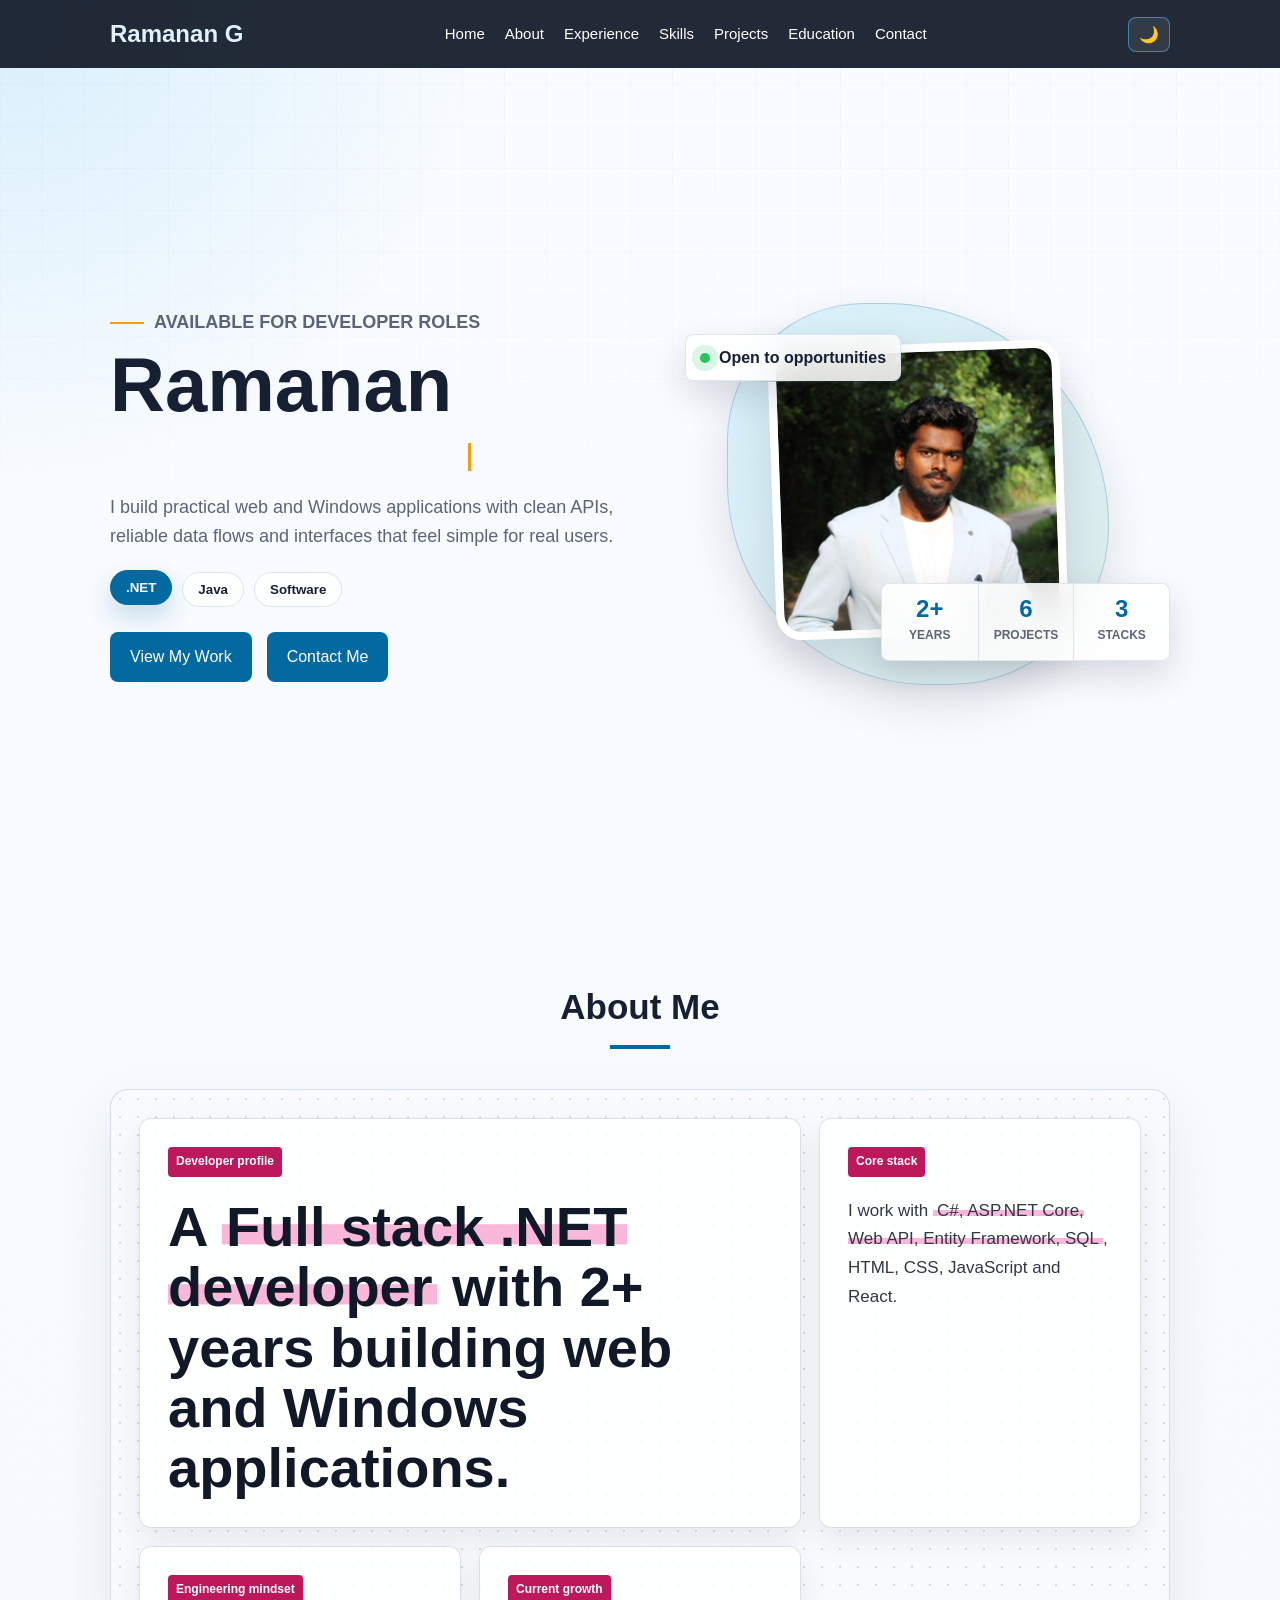
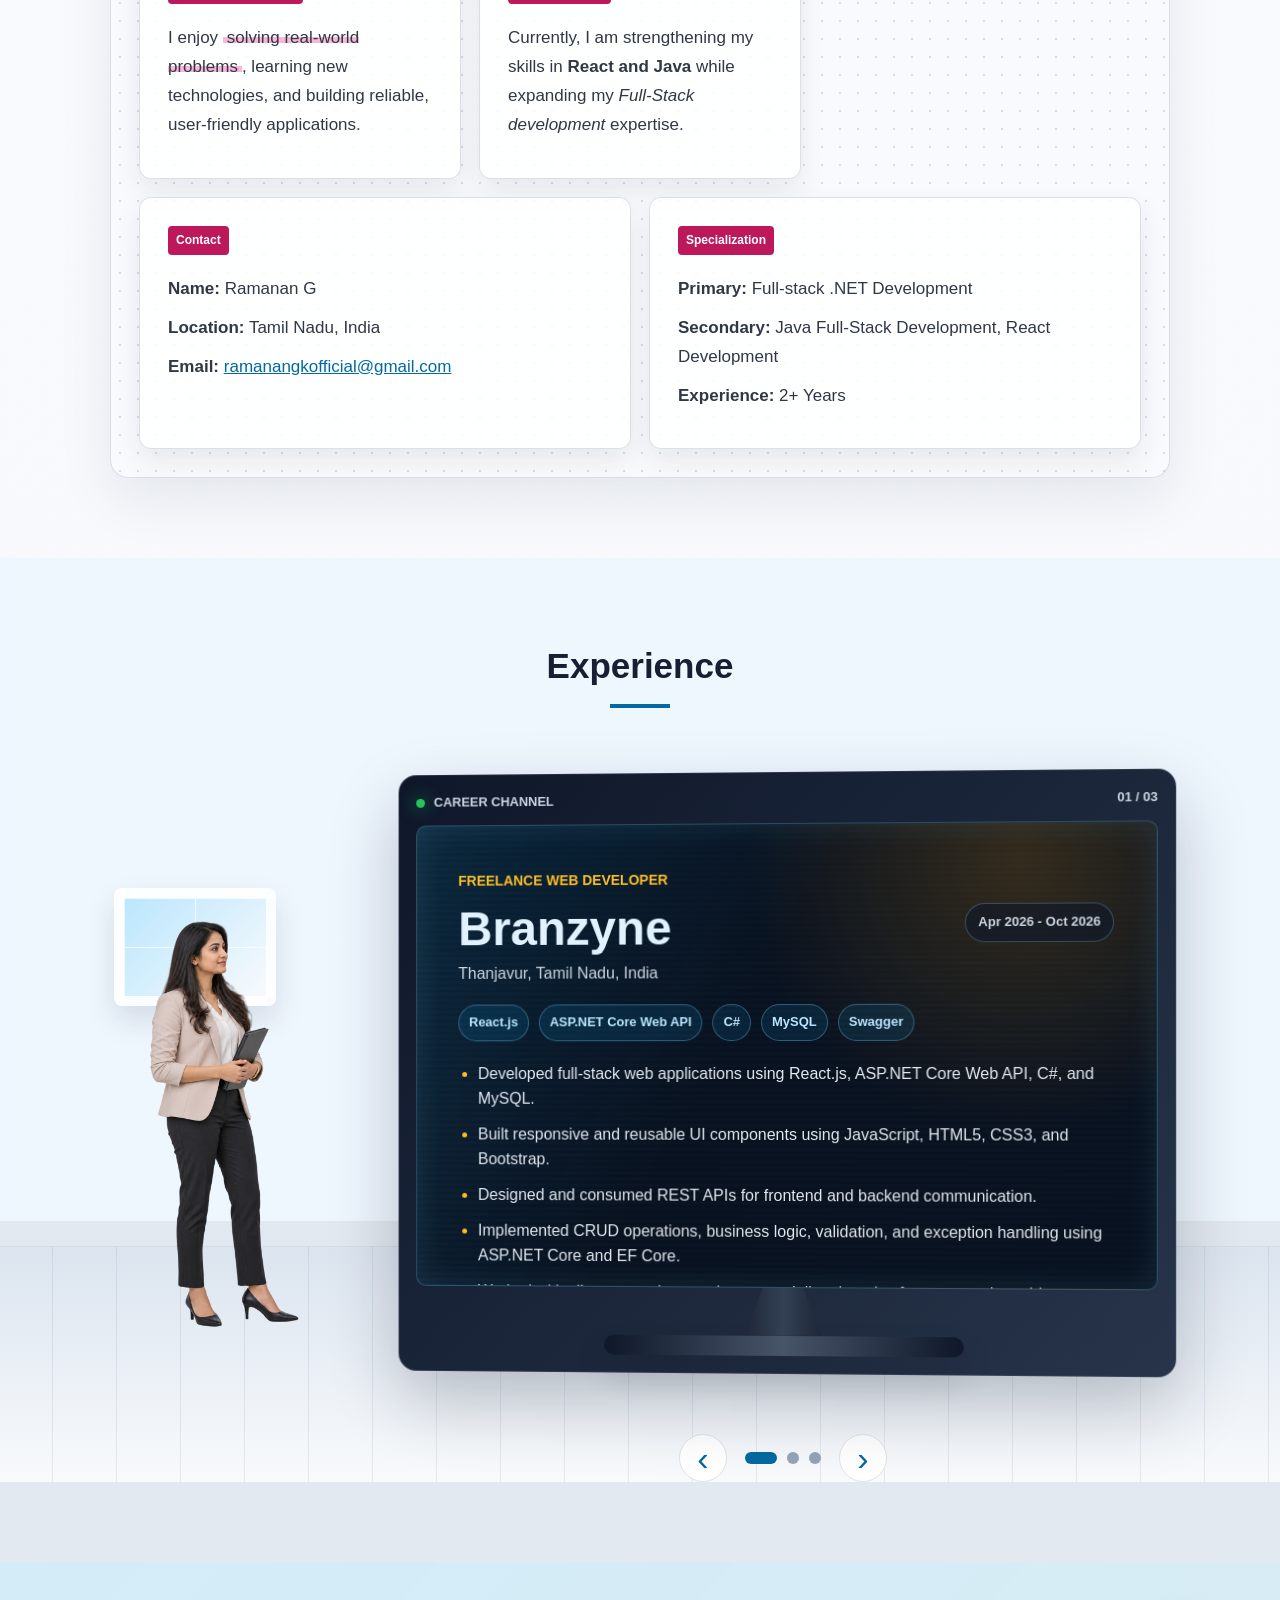
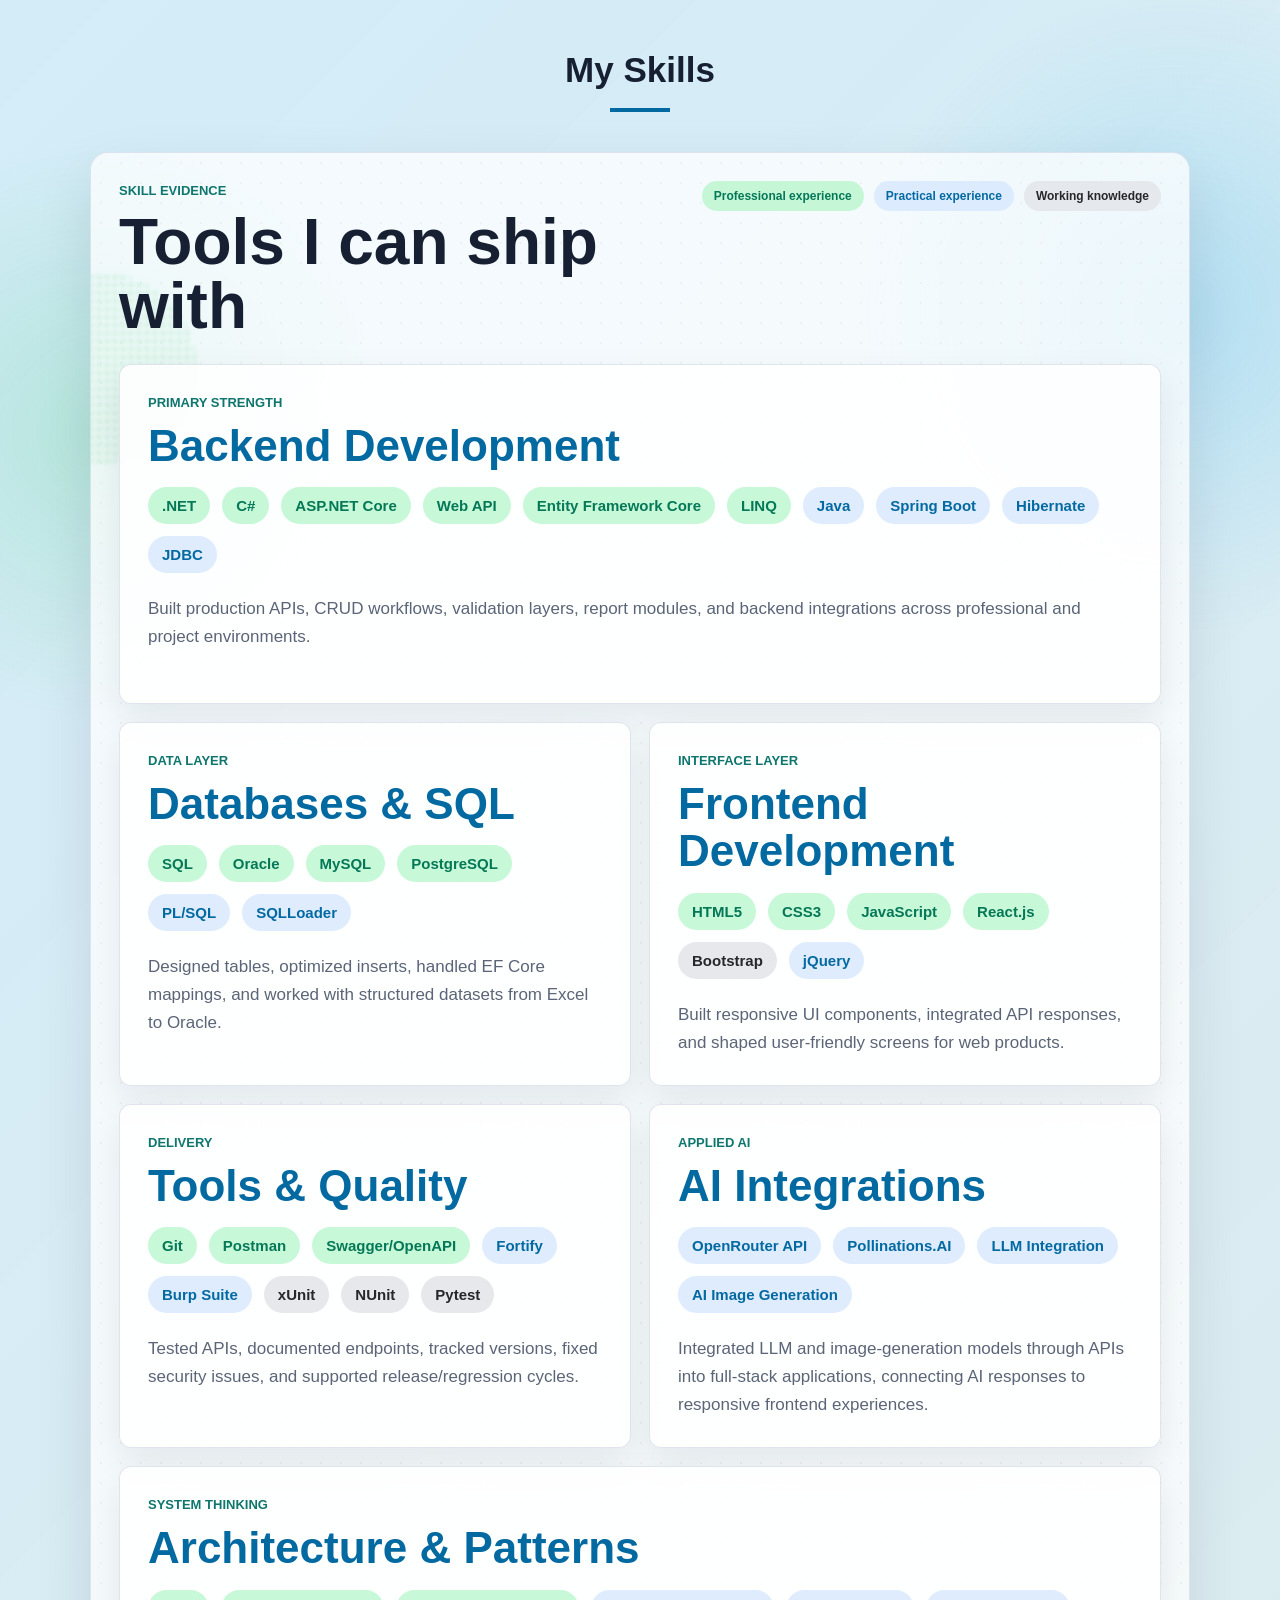
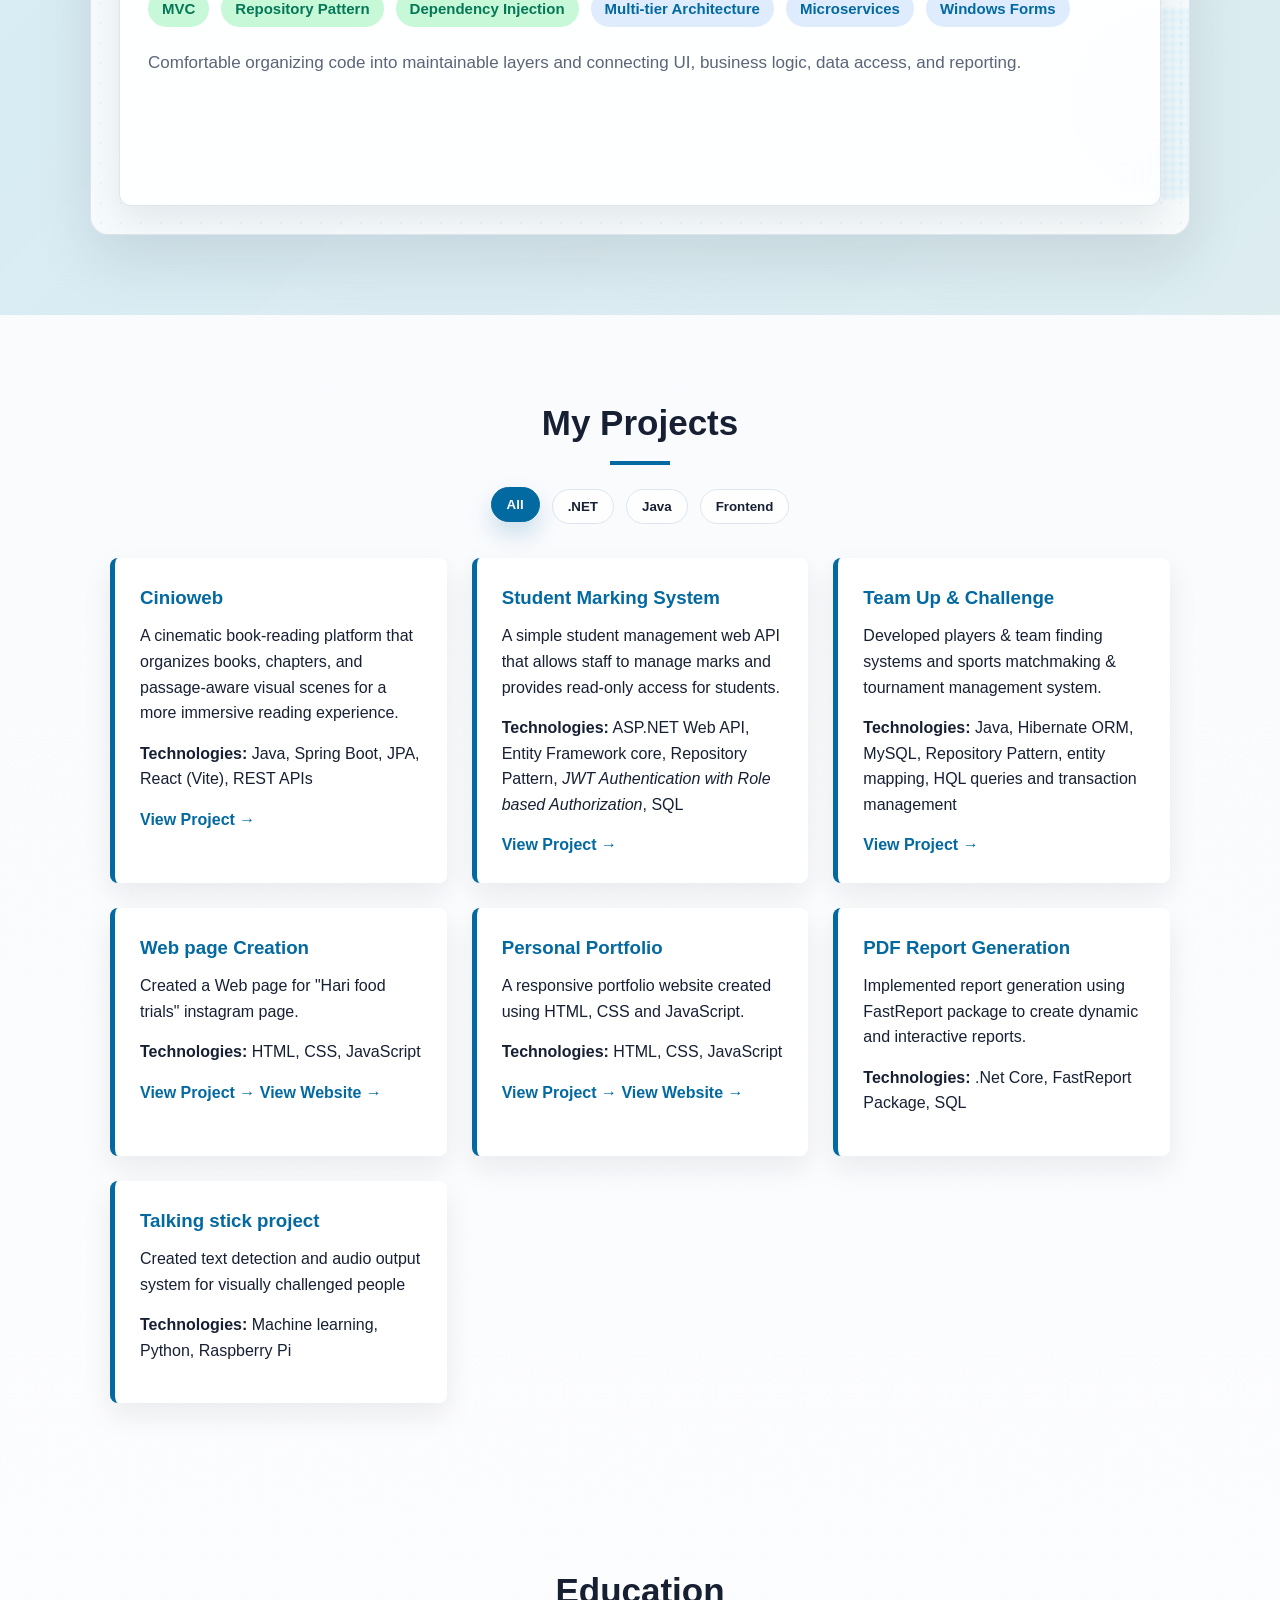
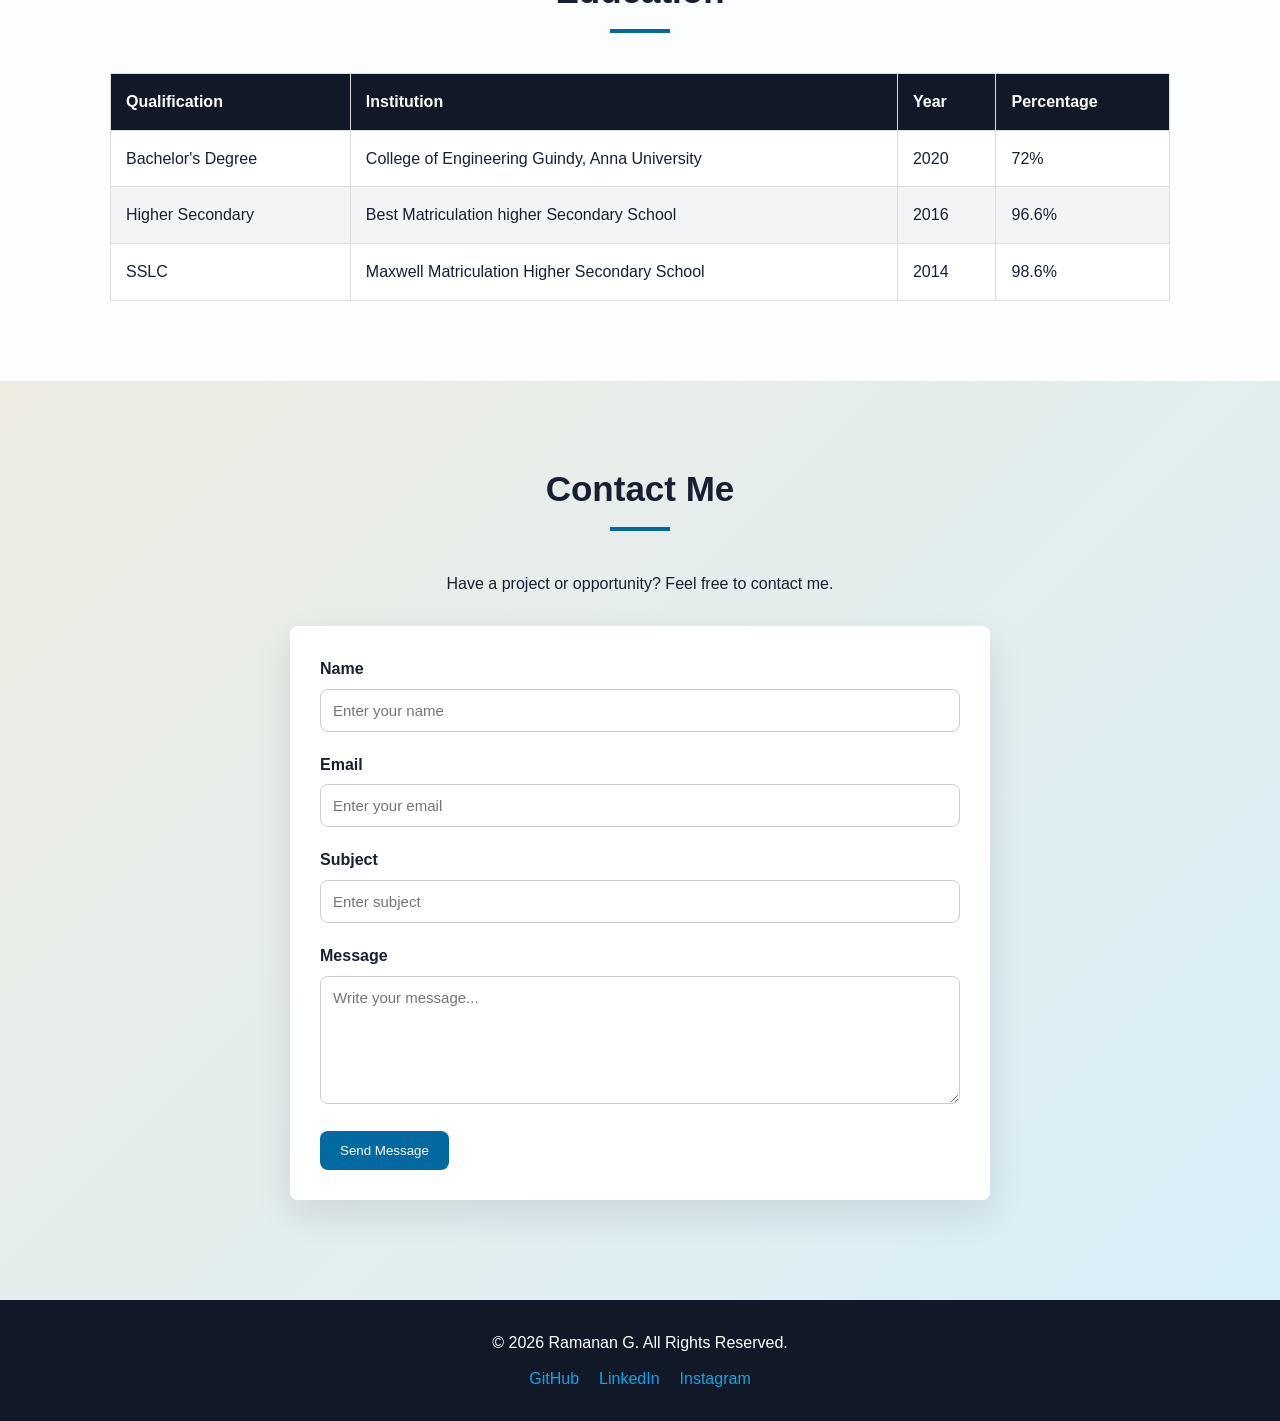
<file: Portflio/index.html>
<!doctype html>
<html lang="en">
  <head>
    <meta charset="UTF-8" />

    <!-- Makes the website responsive on mobile devices -->
    <meta name="viewport" content="width=device-width, initial-scale=1.0" />

    <meta
      name="description"
      content="Ramanan G portfolio - Full stack .NET, Java and software developer"
    />
    <meta name="author" content="Ramanan" />

    <title>Ramanan G | Portfolio</title>

    <!-- Link external CSS -->
    <link rel="stylesheet" href="style.css" />
  </head>

  <body>
    <!-- ================= HEADER ================= -->
    <header class="header">
      <nav class="navbar">
        <h1 class="logo">Ramanan G</h1>

        <!-- Navigation links -->
        <ul class="nav-links">
          <li><a href="#home">Home</a></li>
          <li><a href="#about">About</a></li>
          <li><a href="#experience">Experience</a></li>
          <li><a href="#skills">Skills</a></li>
          <li><a href="#projects">Projects</a></li>
          <li><a href="#education">Education</a></li>
          <li><a href="#contact">Contact</a></li>
        </ul>

        <!-- Dark mode button -->
        <button id="themeButton" class="theme-button" aria-label="Toggle theme">
          🌙
        </button>
      </nav>
    </header>

    <!-- ================= MAIN CONTENT ================= -->
    <main>
      <!-- ================= HOME SECTION ================= -->
      <section id="home" class="hero">
        <div class="hero-content">
          <p class="small-text">Available for developer roles</p>

          <h2>Ramanan</h2>

          <h3>
            <span id="roleText" class="dynamic-role"
              >Full stack .NET Developer</span
            >
            <span class="typing-cursor" aria-hidden="true"></span>
          </h3>

          <p>
            I build practical web and Windows applications with clean APIs,
            reliable data flows and interfaces that feel simple for real users.
          </p>

          <div class="role-switcher" aria-label="Choose role focus">
            <button class="role-chip active" type="button" data-role-index="0">
              .NET
            </button>
            <button class="role-chip" type="button" data-role-index="1">
              Java
            </button>
            <button class="role-chip" type="button" data-role-index="2">
              Software
            </button>
          </div>

          <div class="hero-buttons">
            <a href="#projects" class="btn">View My Work</a>
            <a href="#contact" class="btn secondary-btn"> Contact Me </a>
          </div>
        </div>

        <div class="hero-visual">
          <div class="availability-card">
            <span class="pulse-dot"></span>
            Open to opportunities
          </div>

          <div class="hero-image">
            <img
              src="../image/ramananPic.JPG"
              alt="Profile picture of Ramanan G"
            />
          </div>

          <div class="quick-stats" aria-label="Professional highlights">
            <div>
              <strong>2+</strong>
              <span>Years</span>
            </div>
            <div>
              <strong>6</strong>
              <span>Projects</span>
            </div>
            <div>
              <strong>3</strong>
              <span>Stacks</span>
            </div>
          </div>
        </div>
      </section>

      <!-- ================= ABOUT SECTION ================= -->
      <section id="about" class="section">
        <h2 class="section-title">About Me</h2>

        <div class="about-card-grid reveal">
          <article class="about-card about-card-feature">
            <span class="about-chip">Developer profile</span>
            <h3>
              A <mark>Full stack .NET developer</mark> with 2+ years building
              web and Windows applications.
            </h3>
          </article>

          <article class="about-card">
            <span class="about-chip">Core stack</span>
            <p>
              I work with
              <mark>C#, ASP.NET Core, Web API, Entity Framework, SQL</mark>,
              HTML, CSS, JavaScript and React.
            </p>
          </article>

          <article class="about-card">
            <span class="about-chip">Engineering mindset</span>
            <p>
              I enjoy <mark>solving real-world problems</mark>, learning new
              technologies, and building reliable, user-friendly applications.
            </p>
          </article>

          <article class="about-card">
            <span class="about-chip">Current growth</span>
            <p>
              Currently, I am strengthening my skills in
              <strong>React and Java</strong> while expanding my
              <em>Full-Stack development</em> expertise.
            </p>
          </article>

          <article class="about-card about-card-contact">
            <span class="about-chip">Contact</span>
            <p><strong>Name:</strong> Ramanan G</p>
            <p><strong>Location:</strong> Tamil Nadu, India</p>
            <p>
              <strong>Email:</strong>
              <a
                href="https://mail.google.com/mail/?view=cm&fs=1&to=ramanangkofficial@gmail.com"
                >ramanangkofficial@gmail.com</a
              >
            </p>
          </article>

          <article class="about-card about-card-special">
            <span class="about-chip">Specialization</span>
            <p><strong>Primary:</strong> Full-stack .NET Development</p>
            <p>
              <strong>Secondary:</strong> Java Full-Stack Development, React
              Development
            </p>
            <p><strong>Experience:</strong> 2+ Years</p>
          </article>
        </div>
      </section>

      <!-- ================= EXPERIENCE SECTION ================= -->
      <section id="experience" class="section experience-section">
        <h2 class="section-title">Experience</h2>

        <div class="experience-stage reveal">
          <div class="viewer-scene" aria-hidden="true">
            <div class="office-window"></div>
            <!-- <div class="office-plant"></div> -->
            <img
              class="viewer-person"
              src="../image/experience-recruiter.png"
              alt=""
            />
            <!-- <div class="viewer-shadow"></div> -->
          </div>

          <div class="tv-wrap">
            <div class="tv-topbar">
              <span class="tv-status">Career Channel</span>
              <span id="experienceCounter" class="tv-counter">01 / 03</span>
            </div>

            <div
              class="experience-tv"
              aria-live="polite"
              tabindex="0"
              aria-label="Swipe or use arrow keys to view experience"
            >
              <!-- <span class="screen-scroll-hint">Scroll inside screen</span> -->

              <article
                class="experience-slide active"
                data-experience-index="0"
              >
                <p class="experience-label">Freelance Web Developer</p>
                <div class="experience-heading">
                  <div>
                    <h3>Branzyne</h3>
                    <span>Thanjavur, Tamil Nadu, India</span>
                  </div>
                  <strong>Apr 2026 - Oct 2026</strong>
                </div>

                <div class="experience-tags">
                  <span>React.js</span>
                  <span>ASP.NET Core Web API</span>
                  <span>C#</span>
                  <span>MySQL</span>
                  <span>Swagger</span>
                </div>

                <ul class="experience-points">
                  <li>
                    Developed full-stack web applications using React.js,
                    ASP.NET Core Web API, C#, and MySQL.
                  </li>
                  <li>
                    Built responsive and reusable UI components using
                    JavaScript, HTML5, CSS3, and Bootstrap.
                  </li>
                  <li>
                    Designed and consumed REST APIs for frontend and backend
                    communication.
                  </li>
                  <li>
                    Implemented CRUD operations, business logic, validation, and
                    exception handling using ASP.NET Core and EF Core.
                  </li>
                  <li>
                    Worked with clients to gather requirements, deliver
                    iterative features, and provide technical solutions.
                  </li>
                </ul>
              </article>

              <article class="experience-slide" data-experience-index="1">
                <p class="experience-label">Full Stack .NET Developer</p>
                <div class="experience-heading">
                  <div>
                    <h3>KGISL</h3>
                    <span>Coimbatore, Tamil Nadu, India</span>
                  </div>
                  <strong>Jun 2025 - Apr 2026</strong>
                </div>

                <div class="experience-tags">
                  <span>ASP.NET Core</span>
                  <span>Oracle</span>
                  <span>WinForms</span>
                  <span>SQLLoader</span>
                  <span>.NET 4.8</span>
                </div>

                <ul class="experience-points">
                  <li>
                    Developed and maintained enterprise Capital Market
                    applications for broker back-office operations.
                  </li>
                  <li>
                    Built Windows Forms modules that compared Excel input with
                    database records and generated validation reports.
                  </li>
                  <li>
                    Optimized Excel-to-Oracle insertion by replacing row-by-row
                    processing with SQLLoader bulk inserts.
                  </li>
                  <li>
                    Migrated applications from .NET Framework 4.0 to 4.8 for
                    better performance, stability, and compatibility.
                  </li>
                  <li>
                    Resolved daily issues across front-end, backend, and
                    database layers while supporting regression testing.
                  </li>
                </ul>
              </article>

              <article class="experience-slide" data-experience-index="2">
                <p class="experience-label">Software Developer</p>
                <div class="experience-heading">
                  <div>
                    <h3>Sardonyx Technologies</h3>
                    <span>Thanjavur, Tamil Nadu, India</span>
                  </div>
                  <strong>Jun 2024 - Jan 2025</strong>
                </div>

                <div class="experience-tags">
                  <span>ASP.NET MVC</span>
                  <span>ASP.NET Core</span>
                  <span>PostgreSQL</span>
                  <span>React</span>
                  <span>Security Fixes</span>
                </div>

                <ul class="experience-points">
                  <li>
                    Developed backend features for an Automatic Number Plate
                    Recognition product using C#, MVC, Core, and Web API.
                  </li>
                  <li>
                    Performed PostgreSQL CRUD operations using Npgsql packages
                    with ADO.NET and C#.
                  </li>
                  <li>
                    Assisted in website development using HTML, CSS, JavaScript,
                    jQuery, and React.
                  </li>
                  <li>
                    Resolved 100+ static and dynamic security vulnerabilities
                    identified through Fortify and Burp Suite scans.
                  </li>
                  <li>
                    Created a voice-driven interactive UI sample for quicker
                    navigation and form filling.
                  </li>
                </ul>
              </article>
            </div>

            <div class="tv-stand"></div>
            <div class="tv-base"></div>
          </div>

          <div class="experience-controls" aria-label="Experience controls">
            <button
              id="experiencePrev"
              class="screen-btn"
              type="button"
              aria-label="Previous experience"
            >
              ‹
            </button>
            <div class="experience-dots" aria-label="Experience pages">
              <button
                class="experience-dot active"
                type="button"
                data-experience-index="0"
                aria-label="Show Branzyne"
              ></button>
              <button
                class="experience-dot"
                type="button"
                data-experience-index="1"
                aria-label="Show KGISL"
              ></button>
              <button
                class="experience-dot"
                type="button"
                data-experience-index="2"
                aria-label="Show Sardonyx Technologies"
              ></button>
            </div>
            <button
              id="experienceNext"
              class="screen-btn"
              type="button"
              aria-label="Next experience"
            >
              ›
            </button>
          </div>
        </div>
      </section>

      <!-- ================= SKILLS SECTION ================= -->
      <section id="skills" class="section skills-section">
        <h2 class="section-title">My Skills</h2>

        <div class="skills-showcase reveal">
          <div class="skills-header">
            <div>
              <p class="skills-kicker">Skill evidence</p>
              <h3>Tools I can ship with</h3>
            </div>

            <div class="skill-legend" aria-label="Skill experience legend">
              <span class="skill-level level-pro">Professional experience</span>
              <span class="skill-level level-practical"
                >Practical experience</span
              >
              <span class="skill-level level-working">Working knowledge</span>
            </div>
          </div>

          <div class="skills-layout">
            <article class="skill-cluster skill-cluster-feature">
              <p class="cluster-label">Primary strength</p>
              <h3>Backend Development</h3>
              <div class="skill-tags">
                <span class="skill-tag level-pro">.NET</span>
                <span class="skill-tag level-pro">C#</span>
                <span class="skill-tag level-pro">ASP.NET Core</span>
                <span class="skill-tag level-pro">Web API</span>
                <span class="skill-tag level-pro">Entity Framework Core</span>
                <span class="skill-tag level-pro">LINQ</span>
                <span class="skill-tag level-practical">Java</span>
                <span class="skill-tag level-practical">Spring Boot</span>
                <span class="skill-tag level-practical">Hibernate</span>
                <span class="skill-tag level-practical">JDBC</span>
              </div>
              <p>
                Built production APIs, CRUD workflows, validation layers, report
                modules, and backend integrations across professional and
                project environments.
              </p>
            </article>

            <article class="skill-cluster">
              <p class="cluster-label">Data layer</p>
              <h3>Databases & SQL</h3>
              <div class="skill-tags">
                <span class="skill-tag level-pro">SQL</span>
                <span class="skill-tag level-pro">Oracle</span>
                <span class="skill-tag level-pro">MySQL</span>
                <span class="skill-tag level-pro">PostgreSQL</span>
                <span class="skill-tag level-practical">PL/SQL</span>
                <span class="skill-tag level-practical">SQLLoader</span>
              </div>
              <p>
                Designed tables, optimized inserts, handled EF Core mappings,
                and worked with structured datasets from Excel to Oracle.
              </p>
            </article>

            <article class="skill-cluster">
              <p class="cluster-label">Interface layer</p>
              <h3>Frontend Development</h3>
              <div class="skill-tags">
                <span class="skill-tag level-pro">HTML5</span>
                <span class="skill-tag level-pro">CSS3</span>
                <span class="skill-tag level-pro">JavaScript</span>
                <span class="skill-tag level-pro">React.js</span>
                <span class="skill-tag level-working">Bootstrap</span>
                <span class="skill-tag level-practical">jQuery</span>
              </div>
              <p>
                Built responsive UI components, integrated API responses, and
                shaped user-friendly screens for web products.
              </p>
            </article>

            <article class="skill-cluster">
              <p class="cluster-label">Delivery</p>
              <h3>Tools & Quality</h3>
              <div class="skill-tags">
                <span class="skill-tag level-pro">Git</span>
                <span class="skill-tag level-pro">Postman</span>
                <span class="skill-tag level-pro">Swagger/OpenAPI</span>
                <span class="skill-tag level-practical">Fortify</span>
                <span class="skill-tag level-practical">Burp Suite</span>
                <span class="skill-tag level-working">xUnit</span>
                <span class="skill-tag level-working">NUnit</span>
                <span class="skill-tag level-working">Pytest</span>
              </div>
              <p>
                Tested APIs, documented endpoints, tracked versions, fixed
                security issues, and supported release/regression cycles.
              </p>
            </article>

            <article class="skill-cluster">
              <p class="cluster-label">Applied AI</p>
              <h3>AI Integrations</h3>
              <div class="skill-tags">
                <span class="skill-tag level-practical">OpenRouter API</span>
                <span class="skill-tag level-practical">Pollinations.AI</span>
                <span class="skill-tag level-practical">LLM Integration</span>
                <span class="skill-tag level-practical"
                  >AI Image Generation</span
                >
              </div>
              <p>
                Integrated LLM and image-generation models through APIs into
                full-stack applications, connecting AI responses to responsive
                frontend experiences.
              </p>
            </article>

            <article class="skill-cluster skill-cluster-feature">
              <p class="cluster-label">System thinking</p>
              <h3>Architecture & Patterns</h3>
              <div class="skill-tags">
                <span class="skill-tag level-pro">MVC</span>
                <span class="skill-tag level-pro">Repository Pattern</span>
                <span class="skill-tag level-pro">Dependency Injection</span>
                <span class="skill-tag level-practical"
                  >Multi-tier Architecture</span
                >
                <span class="skill-tag level-practical">Microservices</span>
                <span class="skill-tag level-practical">Windows Forms</span>
              </div>
              <p>
                Comfortable organizing code into maintainable layers and
                connecting UI, business logic, data access, and reporting.
              </p>
            </article>
          </div>
        </div>
      </section>

      <!-- ================= PROJECTS SECTION ================= -->
      <section id="projects" class="section">
        <h2 class="section-title">My Projects</h2>

        <div class="project-filters" aria-label="Filter projects">
          <button class="filter-btn active" type="button" data-filter="all">
            All
          </button>
          <button class="filter-btn" type="button" data-filter="dotnet">
            .NET
          </button>
          <button class="filter-btn" type="button" data-filter="java">
            Java
          </button>
          <button class="filter-btn" type="button" data-filter="frontend">
            Frontend
          </button>
        </div>

        <div class="project-container">
          <article class="project-card reveal" data-category="java">
            <h3>Cinioweb</h3>

            <p>
              A cinematic book-reading platform that organizes books, chapters,
              and passage-aware visual scenes for a more immersive reading
              experience.
            </p>

            <p>
              <strong>Technologies:</strong>
              Java, Spring Boot, JPA, React (Vite), REST APIs
            </p>

            <a
              href="https://github.com/RamananTj/cinioweb"
              class="project-link"
              target="_blank"
              rel="noopener noreferrer"
            >
              View Project →
            </a>
          </article>

          <article class="project-card reveal" data-category="dotnet">
            <h3>Student Marking System</h3>

            <p>
              A simple student management web API that allows staff to manage
              marks and provides read-only access for students.
            </p>

            <p>
              <strong>Technologies:</strong>
              ASP.NET Web API, Entity Framework core, Repository Pattern,
              <i>JWT Authentication with Role based Authorization</i>, SQL
            </p>

            <a
              href="https://github.com/RamananTj/Student-marking-system"
              class="project-link"
              target="_blank"
            >
              View Project →
            </a>
          </article>

          <article class="project-card reveal" data-category="java">
            <h3>Team Up & Challenge</h3>

            <p>
              Developed players & team finding systems and sports matchmaking &
              tournament management system.
            </p>

            <p>
              <strong>Technologies:</strong>
              Java, Hibernate ORM, MySQL, Repository Pattern, entity mapping,
              HQL queries and transaction management
            </p>

            <a
              href="https://github.com/RamananTj/teamUp-and-challenge"
              class="project-link"
              target="_blank"
            >
              View Project →
            </a>
          </article>

          <article class="project-card reveal" data-category="frontend">
            <h3>Web page Creation</h3>

            <p>Created a Web page for "Hari food trials" instagram page.</p>

            <p>
              <strong>Technologies:</strong>
              HTML, CSS, JavaScript
            </p>

            <a
              href="https://github.com/RamananTj/HariFoodTrials"
              class="project-link"
              target="_blank"
            >
              View Project →
            </a>
            <a
              href="https://ramanantj.neocities.org/Hari%20food%20trial/"
              class="project-link"
              target="_blank"
            >
              View Website →
            </a>
          </article>

          <article class="project-card reveal" data-category="frontend">
            <h3>Personal Portfolio</h3>

            <p>
              A responsive portfolio website created using HTML, CSS and
              JavaScript.
            </p>

            <p>
              <strong>Technologies:</strong>
              HTML, CSS, JavaScript
            </p>

            <a
              href="https://github.com/RamananTj/Portfolio"
              class="project-link"
              target="_blank"
            >
              View Project →
            </a>
            <a href="#" class="project-link"> View Website → </a>
          </article>

          <article class="project-card reveal" data-category="dotnet">
            <h3>PDF Report Generation</h3>

            <p>
              Implemented report generation using FastReport package to create
              dynamic and interactive reports.
            </p>

            <p>
              <strong>Technologies:</strong>
              .Net Core, FastReport Package, SQL
            </p>

            <!-- <a href="#projects" class="project-link"> View Project → </a> -->
          </article>

          <article class="project-card reveal" data-category="software">
            <h3>Talking stick project</h3>

            <p>
              Created text detection and audio output system for visually
              challenged people
            </p>

            <p>
              <strong>Technologies:</strong>
              Machine learning, Python, Raspberry Pi
            </p>

            <!-- <a href="#projects" class="project-link"> View Project → </a> -->
          </article>
        </div>
      </section>

      <!-- ================= EDUCATION SECTION ================= -->
      <section id="education" class="section">
        <h2 class="section-title">Education</h2>

        <!-- Table -->
        <div class="table-container">
          <table>
            <thead>
              <tr>
                <th>Qualification</th>
                <th>Institution</th>
                <th>Year</th>
                <th>Percentage</th>
              </tr>
            </thead>

            <tbody>
              <tr>
                <td>Bachelor's Degree</td>
                <td>College of Engineering Guindy, Anna University</td>
                <td>2020</td>
                <td>72%</td>
              </tr>

              <tr>
                <td>Higher Secondary</td>
                <td>Best Matriculation higher Secondary School</td>
                <td>2016</td>
                <td>96.6%</td>
              </tr>

              <tr>
                <td>SSLC</td>
                <td>Maxwell Matriculation Higher Secondary School</td>
                <td>2014</td>
                <td>98.6%</td>
              </tr>
            </tbody>
          </table>
        </div>
      </section>

      <!-- ================= CONTACT SECTION ================= -->
      <section id="contact" class="section contact-section">
        <h2 class="section-title">Contact Me</h2>

        <p class="contact-intro">
          Have a project or opportunity? Feel free to contact me.
        </p>

        <!-- Form -->
        <form id="contactForm" class="contact-form">
          <div class="form-group">
            <label for="name">Name</label>

            <input
              type="text"
              id="name"
              name="name"
              placeholder="Enter your name"
              required
            />
          </div>

          <div class="form-group">
            <label for="email">Email</label>

            <input
              type="email"
              id="email"
              name="email"
              placeholder="Enter your email"
              required
            />
          </div>

          <div class="form-group">
            <label for="subject">Subject</label>

            <input
              type="text"
              id="subject"
              name="subject"
              placeholder="Enter subject"
            />
          </div>

          <div class="form-group">
            <label for="message">Message</label>

            <textarea
              id="message"
              name="message"
              rows="6"
              placeholder="Write your message..."
              required
            ></textarea>
          </div>

          <button type="submit" class="btn">Send Message</button>
        </form>

        <!-- JavaScript will update this message -->
        <p id="formMessage"></p>
      </section>
    </main>

    <!-- ================= FOOTER ================= -->
    <footer class="footer">
      <p>&copy; <span id="year"></span> Ramanan G. All Rights Reserved.</p>

      <div class="social-links">
        <a href="https://github.com/RamananTj/" target="_blank">GitHub</a>
        <a href="https://www.linkedin.com/in/ramanansfd" target="_blank"
          >LinkedIn</a
        >
        <a href="https://www.instagram.com/ramanan_tj" target="_blank"
          >Instagram</a
        >
		 <a href="#top" class="back-to-top" title="Go up">
			<svg xmlns="http://w3.org" viewBox="0 0 24 24" width="24" height="24" fill="none" stroke="currentColor" stroke-width="2.5" stroke-linecap="round" stroke-linejoin="round">
				<polyline points="18 15 12 9 6 15"></polyline>
			</svg>
		 </a>
      </div>
	  
    </footer>

    <!-- Link JavaScript -->
    <script src="script.js"></script>
  </body>
</html>
</file>
<file: Portflio/style.css>
/* =====================================================
   BASIC RESET
   ===================================================== */

* {
  margin: 0;
  padding: 0;
  box-sizing: border-box;
}

:root {
  --bg: #f6f8fc;
  --surface: #ffffff;
  --ink: #172033;
  --muted: #5b6577;
  --primary: #0369a1;
  --primary-bright: #0ea5e9;
  --accent: #0f766e;
  --warm: #f59e0b;
  --line: #dbe4ef;
  --shadow: 0 18px 45px rgba(15, 23, 42, 0.12);
}

/* =====================================================
   BODY
   ===================================================== */

body {
  font-family: Arial, Helvetica, sans-serif;
  line-height: 1.6;
  color: var(--ink);
  background:
    radial-gradient(
      circle at top left,
      rgba(14, 165, 233, 0.14),
      transparent 30rem
    ),
    linear-gradient(180deg, #f8fbff 0%, var(--bg) 42%, #ffffff 100%);

  /* Smooth scrolling when clicking navigation links */
  scroll-behavior: smooth;
}

body::before {
  content: "";
  position: fixed;
  inset: 0;
  pointer-events: none;
  background-image:
    linear-gradient(rgba(15, 23, 42, 0.035) 1px, transparent 1px),
    linear-gradient(90deg, rgba(15, 23, 42, 0.035) 1px, transparent 1px);
  background-size: 42px 42px;
  mask-image: linear-gradient(to bottom, rgba(0, 0, 0, 0.7), transparent 70%);
  z-index: -1;
}

/* =====================================================
   HEADER / NAVBAR
   ===================================================== */

.header {
  background-color: rgba(17, 24, 39, 0.92);
  color: white;
  backdrop-filter: blur(18px);

  /* Keeps navbar visible while scrolling */
  position: sticky;
  top: 0;
  z-index: 1000;
}

.navbar {
  max-width: 1100px;
  margin: auto;

  padding: 15px 20px;

  display: flex;
  align-items: center;
  justify-content: space-between;

  gap: 20px;
}

.logo {
  color: #e0f2fe;
  font-size: 24px;
  letter-spacing: 0;
}

.nav-links {
  list-style: none;

  display: flex;
  gap: 20px;
}

.nav-links a {
  color: white;
  text-decoration: none;

  font-size: 15px;

  transition: color 0.3s;
}

.nav-links a:hover {
  color: var(--primary-bright);
}

/* Theme button */

.theme-button {
  background: rgba(255, 255, 255, 0.08);
  border: 1px solid rgba(56, 189, 248, 0.6);

  color: white;

  padding: 7px 10px;

  border-radius: 8px;

  cursor: pointer;

  font-size: 16px;
}

/* =====================================================
   HERO SECTION
   ===================================================== */

.hero {
  max-width: 1100px;
  margin: auto;

  min-height: calc(100vh - 69px);

  padding: 70px 20px 50px;

  display: flex;
  align-items: center;
  justify-content: space-between;

  gap: 50px;
}

.hero-content {
  flex: 1;
}

.small-text {
  display: inline-flex;
  align-items: center;
  gap: 10px;
  color: var(--accent);
  font-size: 15px;
  font-weight: 700;
  text-transform: uppercase;
}

.small-text::before {
  content: "";
  width: 34px;
  height: 2px;
  background-color: var(--warm);
}

.hero h2 {
  font-size: clamp(44px, 7vw, 76px);
  color: var(--ink);
  line-height: 1;

  margin: 10px 0;
}

.hero h3 {
  min-height: 38px;
  font-size: 28px;
  color: var(--primary);

  margin-bottom: 15px;
}

.hero p {
  max-width: 600px;
  color: var(--muted);
  font-size: 18px;
}

.dynamic-role {
  display: inline-block;
  transition:
    opacity 0.25s,
    transform 0.25s;
}

.dynamic-role.is-changing {
  opacity: 0;
  transform: translateY(8px);
}

.typing-cursor {
  display: inline-block;
  width: 3px;
  height: 28px;
  margin-left: 6px;
  background-color: var(--warm);
  vertical-align: middle;
  animation: blink 1s steps(2, start) infinite;
}

.role-switcher {
  display: flex;
  flex-wrap: wrap;
  gap: 10px;
  margin-top: 22px;
}

.role-chip,
.filter-btn {
  border: 1px solid var(--line);
  border-radius: 999px;
  background-color: rgba(255, 255, 255, 0.74);
  color: var(--ink);
  cursor: pointer;
  font-weight: 700;
  padding: 9px 15px;
  transition:
    background-color 0.25s,
    border-color 0.25s,
    color 0.25s,
    transform 0.25s,
    box-shadow 0.25s;
}

.role-chip:hover,
.filter-btn:hover,
.role-chip.active,
.filter-btn.active {
  background-color: var(--primary);
  border-color: var(--primary);
  color: white;
  transform: translateY(-2px);
  box-shadow: 0 12px 24px rgba(3, 105, 161, 0.2);
}

.hero-visual {
  flex: 1;
  position: relative;
  text-align: center;
  min-height: 390px;
  display: grid;
  place-items: center;
}

.hero-visual::before {
  content: "";
  position: absolute;
  width: min(88%, 380px);
  aspect-ratio: 1;
  border: 1px solid rgba(3, 105, 161, 0.24);
  border-radius: 38% 62% 44% 56%;
  background:
    linear-gradient(135deg, rgba(14, 165, 233, 0.16), rgba(15, 118, 110, 0.14)),
    #ffffff;
  box-shadow: var(--shadow);
  animation: morph 8s ease-in-out infinite;
}

.hero-image {
  position: relative;
  z-index: 1;
}

.hero-image img {
  width: 292px;
  height: 292px;

  object-fit: cover;

  border-radius: 26px;

  border: 8px solid white;

  box-shadow: var(--shadow);
  transform: rotate(-2deg);
  transition:
    transform 0.35s,
    box-shadow 0.35s;
}

.hero-image img:hover {
  transform: rotate(0deg) scale(1.03);
  box-shadow: 0 24px 55px rgba(15, 23, 42, 0.18);
}

.availability-card,
.quick-stats {
  position: absolute;
  z-index: 2;
  background: rgba(255, 255, 255, 0.86);
  border: 1px solid rgba(219, 228, 239, 0.9);
  border-radius: 8px;
  box-shadow: 0 14px 34px rgba(15, 23, 42, 0.14);
  backdrop-filter: blur(16px);
}

.availability-card {
  top: 35px;
  left: 20px;
  display: inline-flex;
  align-items: center;
  gap: 9px;
  padding: 10px 14px;
  font-weight: 700;
}

.pulse-dot {
  width: 10px;
  height: 10px;
  border-radius: 50%;
  background-color: #22c55e;
  box-shadow: 0 0 0 8px rgba(34, 197, 94, 0.16);
}

.quick-stats {
  right: 0;
  bottom: 28px;
  display: grid;
  grid-template-columns: repeat(3, 1fr);
  min-width: 275px;
  overflow: hidden;
}

.quick-stats div {
  padding: 13px 15px;
}

.quick-stats div + div {
  border-left: 1px solid var(--line);
}

.quick-stats strong {
  display: block;
  color: var(--primary);
  font-size: 24px;
  line-height: 1;
}

.quick-stats span {
  color: var(--muted);
  font-size: 12px;
  font-weight: 700;
  text-transform: uppercase;
}

/* =====================================================
   BUTTONS
   ===================================================== */

.hero-buttons {
  margin-top: 25px;

  display: flex;
  gap: 15px;
}

.btn {
  display: inline-block;

  background-color: var(--primary);
  color: white;

  padding: 12px 20px;

  border: none;
  border-radius: 8px;

  text-decoration: none;

  cursor: pointer;

  transition:
    background-color 0.3s,
    transform 0.3s;
}

.btn:hover {
  background-color: #075985;

  transform: translateY(-2px);
}

.secondary-btn {
  /* background-color: var(--ink); */
  background-color: var(--primary);
  color: white;
}

.secondary-btn:hover {
  background-color: #374151;
}

/* =====================================================
   COMMON SECTION
   ===================================================== */

.section {
  max-width: 1100px;

  margin: auto;

  padding: 80px 20px;

  scroll-margin-top: 88px;
}

.section-title {
  text-align: center;

  font-size: 35px;

  margin-bottom: 40px;

  color: var(--ink);
}

.section-title::after {
  content: "";

  display: block;

  width: 60px;
  height: 4px;

  background-color: var(--primary);

  margin: 10px auto;
}

/* =====================================================
   ABOUT
   ===================================================== */

.about-card-grid {
  display: grid;
  grid-template-columns: repeat(6, 1fr);
  gap: 18px;
  padding: 28px;
  border: 1px solid rgba(148, 163, 184, 0.34);
  border-radius: 18px;
  background:
    radial-gradient(circle, rgba(100, 116, 139, 0.22) 1px, transparent 1.4px),
    rgba(248, 250, 252, 0.72);
  background-size: 18px 18px;
  box-shadow: 0 22px 55px rgba(15, 23, 42, 0.08);
}

.about-card {
  grid-column: span 2;
  min-height: 190px;
  padding: 28px;
  border: 1px solid rgba(148, 163, 184, 0.32);
  border-radius: 12px;
  background-color: rgba(255, 255, 255, 0.82);
  box-shadow: 0 12px 28px rgba(15, 23, 42, 0.08);
  transition:
    border-color 0.25s,
    box-shadow 0.25s,
    transform 0.25s;
}

.about-card:hover {
  transform: translateY(-5px);
  border-color: rgba(190, 24, 93, 0.38);
  box-shadow: 0 18px 38px rgba(15, 23, 42, 0.12);
}

.about-card-feature {
  grid-column: span 4;
  min-height: 290px;
}

.about-card-contact,
.about-card-special {
  grid-column: span 3;
}

.about-chip {
  display: inline-flex;
  margin-bottom: 20px;
  border-radius: 4px;
  background-color: #be185d;
  color: white;
  font-size: 12px;
  font-weight: 800;
  padding: 5px 8px;
}

.about-card h3 {
  color: #111827;
  font-size: clamp(34px, 5vw, 56px);
  line-height: 1.08;
}

.about-card p {
  color: #303846;
  font-size: 17px;
  line-height: 1.7;
  margin-bottom: 10px;
}

.about-card a {
  color: var(--primary);
  word-break: break-word;
}

.about-card mark {
  background: linear-gradient(
    transparent 46%,
    rgba(244, 114, 182, 0.5) 47% 78%,
    transparent 79%
  );
  color: inherit;
  padding: 0 4px;
}

/* =====================================================
   EXPERIENCE
   ===================================================== */

.experience-section {
  max-width: 100%;
  overflow: hidden;
  background:
    linear-gradient(
      180deg,
      rgba(239, 246, 255, 0.88) 0 66%,
      rgba(226, 232, 240, 0.95) 66% 100%
    ),
    linear-gradient(90deg, rgba(3, 105, 161, 0.08), rgba(15, 118, 110, 0.06));
}

.experience-stage {
  position: relative;
  max-width: 1100px;
  margin: auto;
  min-height: 680px;
  display: grid;
  grid-template-columns: 250px minmax(0, 1fr);
  align-items: end;
  gap: 36px;
  padding: 24px 18px 0;
}

.experience-stage::before {
  content: "";
  position: absolute;
  left: -8vw;
  right: -8vw;
  bottom: 0;
  height: 32%;
  background:
    linear-gradient(90deg, rgba(148, 163, 184, 0.2) 1px, transparent 1px),
    linear-gradient(#dbe4ef, #f8fafc);
  background-size:
    64px 100%,
    100% 100%;
  border-top: 1px solid rgba(148, 163, 184, 0.35);
  z-index: -1;
}

.viewer-scene {
  position: relative;
  height: 520px;
}

.office-window {
  position: absolute;
  left: 6px;
  top: 34px;
  width: 162px;
  height: 118px;
  border: 10px solid rgba(255, 255, 255, 0.92);
  border-radius: 8px;
  background:
    linear-gradient(90deg, rgba(255, 255, 255, 0.72) 1px, transparent 1px),
    linear-gradient(rgba(255, 255, 255, 0.72) 1px, transparent 1px),
    linear-gradient(135deg, #bae6fd, #f8fafc);
  background-size:
    50% 100%,
    100% 50%,
    100% 100%;
  box-shadow: 0 14px 30px rgba(15, 23, 42, 0.12);
}

/* .office-plant {
  position: absolute;
  left: 160px;
  bottom: 86px;
  width: 42px;
  height: 112px;
  border-radius: 30px 30px 6px 6px;
  background:
    radial-gradient(ellipse at 20% 24%, #0f766e 0 18px, transparent 19px),
    radial-gradient(ellipse at 78% 18%, #14b8a6 0 17px, transparent 18px),
    radial-gradient(ellipse at 54% 40%, #115e59 0 22px, transparent 23px),
    linear-gradient(#64748b, #334155);
  background-repeat: no-repeat;
  background-size:
    60px 58px,
    58px 54px,
    70px 62px,
    34px 38px;
  background-position:
    -22px 0,
    16px 2px,
    -11px 24px,
    5px 74px;
} */

.viewer-person {
  position: absolute;
  left: -38px;
  bottom: 22px;
  z-index: 2;
  width: 300px;
  max-width: none;
  /* filter: drop-shadow(0 28px 28px rgba(15, 23, 42, 0.2)); */
}

/* .viewer-shadow {
  position: absolute;
  left: 12px;
  right: -8px;
  bottom: 8px;
  height: 34px;
  border-radius: 50%;
  background: rgba(15, 23, 42, 0.14);
  filter: blur(4px);
} */

.tv-wrap {
  position: relative;
  padding: 18px;
  border-radius: 18px;
  background: linear-gradient(135deg, #0f172a, #273449), #111827;
  box-shadow:
    0 30px 70px rgba(15, 23, 42, 0.24),
    inset 0 0 0 1px rgba(255, 255, 255, 0.08);
  transform: perspective(1200px) rotateY(-2deg);
}

.tv-topbar {
  display: flex;
  align-items: center;
  justify-content: space-between;
  gap: 16px;
  color: #cbd5e1;
  font-size: 13px;
  font-weight: 700;
  letter-spacing: 0;
  margin-bottom: 12px;
  text-transform: uppercase;
}

.tv-status {
  display: inline-flex;
  align-items: center;
  gap: 9px;
}

.tv-status::before {
  content: "";
  width: 9px;
  height: 9px;
  border-radius: 50%;
  background-color: #22c55e;
  box-shadow: 0 0 18px rgba(34, 197, 94, 0.8);
}

.experience-tv {
  position: relative;
  height: 465px;
  overflow: hidden;
  border: 1px solid rgba(125, 211, 252, 0.3);
  border-radius: 10px;
  background:
    linear-gradient(120deg, rgba(14, 165, 233, 0.14), transparent 44%),
    radial-gradient(
      circle at 82% 8%,
      rgba(245, 158, 11, 0.18),
      transparent 17rem
    ),
    #08111f;
  color: #f8fafc;
  outline: none;
  box-shadow: inset 0 0 32px rgba(125, 211, 252, 0.12);
}

.experience-tv:focus-visible {
  box-shadow: 0 0 0 4px rgba(14, 165, 233, 0.28);
}

.experience-tv::after {
  content: "";
  position: absolute;
  inset: 0;
  pointer-events: none;
  background:
    linear-gradient(rgba(255, 255, 255, 0.04) 50%, transparent 50%),
    linear-gradient(90deg, rgba(255, 255, 255, 0.04), transparent 18%);
  background-size:
    100% 6px,
    100% 100%;
  opacity: 0.34;
  z-index: 0;
}

.screen-scroll-hint {
  position: absolute;
  right: 18px;
  bottom: 14px;
  z-index: 3;
  border: 1px solid rgba(125, 211, 252, 0.28);
  border-radius: 999px;
  background-color: rgba(8, 17, 31, 0.76);
  color: #bae6fd;
  font-size: 11px;
  font-weight: 800;
  padding: 6px 10px;
  text-transform: uppercase;
  pointer-events: none;
}

.experience-slide {
  position: absolute;
  inset: 0;
  z-index: 1;
  padding: clamp(24px, 4vw, 42px);
  opacity: 0;
  overflow-y: auto;
  overscroll-behavior: contain;
  scrollbar-color: #38bdf8 rgba(15, 23, 42, 0.7);
  scrollbar-width: thin;
  transform: translateX(42px) scale(0.98);
  pointer-events: none;
  transition:
    opacity 0.35s ease,
    transform 0.35s ease;
}

.experience-slide.active {
  opacity: 1;
  transform: translateX(0) scale(1);
  pointer-events: auto;
}

.experience-slide::-webkit-scrollbar {
  width: 8px;
}

.experience-slide::-webkit-scrollbar-track {
  background: rgba(15, 23, 42, 0.7);
}

.experience-slide::-webkit-scrollbar-thumb {
  border-radius: 999px;
  background: #38bdf8;
}

.experience-label {
  display: inline-flex;
  align-items: center;
  color: #fbbf24;
  font-size: 14px;
  font-weight: 800;
  margin-bottom: 14px;
  text-transform: uppercase;
}

.experience-heading {
  display: flex;
  align-items: flex-start;
  justify-content: space-between;
  gap: 20px;
  margin-bottom: 18px;
}

.experience-heading h3 {
  color: #e0f2fe;
  font-size: clamp(30px, 4vw, 48px);
  line-height: 1;
  margin-bottom: 8px;
}

.experience-heading span,
.experience-heading strong {
  color: #cbd5e1;
}

.experience-heading strong {
  flex: 0 0 auto;
  padding: 8px 12px;
  border: 1px solid rgba(125, 211, 252, 0.28);
  border-radius: 999px;
  background-color: rgba(15, 23, 42, 0.58);
  font-size: 13px;
}

.experience-tags {
  display: flex;
  flex-wrap: wrap;
  gap: 10px;
  margin-bottom: 20px;
}

.experience-tags span {
  border: 1px solid rgba(125, 211, 252, 0.32);
  border-radius: 999px;
  background-color: rgba(14, 165, 233, 0.12);
  color: #bae6fd;
  font-size: 13px;
  font-weight: 700;
  padding: 7px 10px;
}

.experience-points {
  display: grid;
  gap: 10px;
  padding-left: 20px;
  color: #e2e8f0;
}

.experience-points li::marker {
  color: #fbbf24;
}

.tv-stand {
  width: 120px;
  height: 48px;
  margin: auto;
  background: linear-gradient(90deg, #111827, #334155, #111827);
  clip-path: polygon(33% 0, 67% 0, 82% 100%, 18% 100%);
}

.tv-base {
  width: min(360px, 58%);
  height: 20px;
  margin: auto;
  border-radius: 999px;
  background: linear-gradient(90deg, #0f172a, #475569, #0f172a);
  box-shadow: 0 18px 32px rgba(15, 23, 42, 0.18);
}

.experience-controls {
  grid-column: 2;
  display: flex;
  align-items: center;
  justify-content: center;
  gap: 18px;
  margin-top: 24px;
}

.screen-btn {
  width: 48px;
  height: 48px;
  border: 1px solid var(--line);
  border-radius: 50%;
  background-color: var(--surface);
  color: var(--primary);
  cursor: pointer;
  font-size: 34px;
  line-height: 1;
  transition:
    background-color 0.25s,
    color 0.25s,
    transform 0.25s,
    box-shadow 0.25s;
}

.screen-btn:hover {
  background-color: var(--primary);
  color: white;
  transform: translateY(-2px);
  box-shadow: 0 12px 24px rgba(3, 105, 161, 0.2);
}

.experience-dots {
  display: flex;
  align-items: center;
  gap: 10px;
}

.experience-dot {
  width: 12px;
  height: 12px;
  border: 0;
  border-radius: 50%;
  background-color: #94a3b8;
  cursor: pointer;
  transition:
    background-color 0.25s,
    transform 0.25s,
    width 0.25s;
}

.experience-dot.active {
  width: 32px;
  border-radius: 999px;
  background-color: var(--primary);
}

/* =====================================================
   SKILLS
   ===================================================== */

.skills-section {
  background:
    radial-gradient(
      circle at 8% 24%,
      rgba(34, 197, 94, 0.18),
      transparent 18rem
    ),
    radial-gradient(
      circle at 92% 18%,
      rgba(14, 165, 233, 0.18),
      transparent 20rem
    ),
    linear-gradient(135deg, rgba(14, 165, 233, 0.12), rgba(15, 118, 110, 0.08)),
    #eef6fb;

  max-width: 100%;
}

.skills-showcase {
  position: relative;
  max-width: 1100px;
  margin: auto;
  padding: 28px;
  border: 1px solid rgba(148, 163, 184, 0.26);
  border-radius: 18px;
  background:
    linear-gradient(rgba(255, 255, 255, 0.74), rgba(255, 255, 255, 0.74)),
    radial-gradient(circle, rgba(15, 23, 42, 0.16) 1px, transparent 1.4px);
  background-size:
    100% 100%,
    20px 20px;
  box-shadow: 0 24px 58px rgba(15, 23, 42, 0.1);
  overflow: hidden;
}

.skills-showcase::before,
.skills-showcase::after {
  content: "";
  position: absolute;
  width: 190px;
  height: 190px;
  border-radius: 50%;
  filter: blur(2px);
  pointer-events: none;
}

.skills-showcase::before {
  left: -84px;
  top: 120px;
  background: radial-gradient(
    circle,
    rgba(34, 197, 94, 0.24) 0 2px,
    transparent 2.4px
  );
  background-size: 8px 8px;
}

.skills-showcase::after {
  right: -74px;
  bottom: 36px;
  background: radial-gradient(
    circle,
    rgba(14, 165, 233, 0.25) 0 2px,
    transparent 2.4px
  );
  background-size: 8px 8px;
}

.skills-header {
  position: relative;
  z-index: 1;
  display: grid;
  grid-template-columns: minmax(0, 1fr) auto;
  align-items: start;
  gap: 28px;
  margin-bottom: 26px;
}

.skills-kicker,
.cluster-label {
  color: var(--accent);
  font-size: 13px;
  font-weight: 800;
  margin-bottom: 8px;
  text-transform: uppercase;
}

.skills-header h3 {
  color: var(--ink);
  font-size: clamp(38px, 5vw, 64px);
  line-height: 1;
}

.skill-legend {
  display: flex;
  flex-wrap: wrap;
  justify-content: flex-end;
  gap: 10px;
  max-width: 470px;
}

.skill-level,
.skill-tag {
  display: inline-flex;
  align-items: center;
  width: fit-content;
  border-radius: 999px;
  font-weight: 800;
  line-height: 1;
}

.skill-level {
  padding: 9px 12px;
  font-size: 12px;
}

.skills-layout {
  position: relative;
  z-index: 1;
  display: grid;
  grid-template-columns: repeat(6, 1fr);
  gap: 18px;
}

.skill-cluster {
  grid-column: span 3;
  min-height: 300px;
  padding: 28px;
  border: 1px solid rgba(148, 163, 184, 0.28);
  border-radius: 12px;
  background-color: rgba(255, 255, 255, 0.86);
  box-shadow: 0 14px 34px rgba(15, 23, 42, 0.08);
  transition:
    border-color 0.25s,
    box-shadow 0.25s,
    transform 0.25s;
}

.skill-cluster-feature {
  grid-column: span 6;
  min-height: 340px;
}

.skill-cluster:hover {
  transform: translateY(-5px);
  border-color: rgba(14, 165, 233, 0.45);
  box-shadow: 0 20px 48px rgba(15, 23, 42, 0.14);
}

.skill-cluster h3 {
  color: var(--primary);
  font-size: clamp(28px, 4vw, 44px);
  line-height: 1.08;
  margin-bottom: 18px;
}

.skill-cluster p:last-child {
  color: var(--muted);
  font-size: 17px;
  line-height: 1.65;
  margin-top: 22px;
}

.skill-tags {
  display: flex;
  flex-wrap: wrap;
  gap: 12px;
}

.skill-tag {
  padding: 11px 14px;
  font-size: 15px;
}

.level-pro {
  background-color: rgba(187, 247, 208, 0.82);
  color: #047857;
}

.level-practical {
  background-color: rgba(219, 234, 254, 0.9);
  color: #0369a1;
}

.level-working {
  background-color: rgba(229, 231, 235, 0.95);
  color: #27272a;
}

.project-card h3 {
  color: var(--primary);
  margin-bottom: 10px;
}

/* =====================================================
   PROJECTS
   ===================================================== */

.project-container {
  display: grid;

  grid-template-columns: repeat(3, 1fr);

  gap: 25px;
}

.project-filters {
  display: flex;
  justify-content: center;
  flex-wrap: wrap;
  gap: 12px;
  margin: -16px 0 34px;
}

.project-card {
  background-color: var(--surface);

  padding: 25px;

  border-radius: 8px;

  border-left: 5px solid var(--primary);

  box-shadow: 0 12px 30px rgba(15, 23, 42, 0.08);

  transition:
    transform 0.3s,
    box-shadow 0.3s;
}

.project-card:hover {
  transform: translateY(-7px);

  box-shadow: 0 18px 42px rgba(15, 23, 42, 0.15);
}

.project-card.hidden {
  display: none;
}

.project-card h3 {
  margin-bottom: 10px;
}

.project-card p {
  margin-bottom: 15px;
}

.project-link {
  color: var(--primary);

  text-decoration: none;

  font-weight: bold;
}

.project-link:hover {
  text-decoration: underline;
}

/* =====================================================
   TABLE
   ===================================================== */

.table-container {
  overflow-x: auto;
}

table {
  width: 100%;

  border-collapse: collapse;

  background-color: white;
}

th,
td {
  padding: 15px;

  border: 1px solid #ddd;

  text-align: left;
}

th {
  background-color: #111827;

  color: white;
}

tr:nth-child(even) {
  background-color: #f3f4f6;
}

tr:hover {
  background-color: #e0f2fe;
}

/* =====================================================
   CONTACT FORM
   ===================================================== */

.contact-section {
  background:
    linear-gradient(135deg, rgba(245, 158, 11, 0.1), rgba(14, 165, 233, 0.1)),
    #eef6fb;

  max-width: 100%;
}

.contact-intro {
  text-align: center;

  margin-bottom: 30px;
}

.contact-form {
  max-width: 700px;

  margin: auto;

  background-color: var(--surface);

  padding: 30px;

  border-radius: 8px;

  box-shadow: 0 14px 36px rgba(15, 23, 42, 0.1);
}

.form-group {
  margin-bottom: 20px;
}

.form-group label {
  display: block;

  margin-bottom: 7px;

  font-weight: bold;
}

.form-group input,
.form-group textarea {
  width: 100%;

  padding: 12px;

  border: 1px solid #ccc;

  border-radius: 8px;

  font-family: inherit;

  font-size: 15px;
}

.form-group input:focus,
.form-group textarea:focus {
  outline: none;

  border-color: var(--primary);

  box-shadow: 0 0 0 3px rgba(2, 132, 199, 0.15);
}

#formMessage {
  text-align: center;

  margin-top: 20px;

  font-weight: bold;

  color: #15803d;
}

/* =====================================================
   FOOTER
   ===================================================== */

.footer {
  background-color: #111827;

  color: white;

  text-align: center;

  padding: 30px 20px;
}

.social-links {
  margin-top: 10px;

  display: flex;

  justify-content: center;

  gap: 20px;
}

.back-to-top {
    position: absolute;
    margin-left: 1850px;    
    margin-top: -10px;       
    
    /* Shape and Sizing */
    display: flex;
    justify-content: center;
    align-items: center;
    width: 40px;          /* Enhanced width */
    height: 40px;         /* Enhanced height */
    border-radius: 50%;   /* Perfect circle */
    
    /* Styling */
    color: #00008B; 
    border: 2px solid #000000; 
    background: #ADD8E6;
    font-size: 22px;      /* Enhanced arrow size */
    text-decoration: none;
    cursor: pointer;        
	
   transform: translateY(1px) scale(0.9);  

  /* Smooth transitions for both revealing and hovering */
  transition: 
    opacity 0.4s cubic-bezier(0.4, 0, 0.2, 1),
    visibility 0.4s cubic-bezier(0.4, 0, 0.2, 1),
    transform 0.4s cubic-bezier(0.4, 0, 0.2, 1),
    background-color 0.3s ease,
    box-shadow 0.3s ease;
   z-index: 9999;
}

.back-to-top:hover {
  background: #ffffff; /* Inverts background color on hover */
  color: #111111; /* Darkens arrow color */
  border-color: #ffffff;
  box-shadow: 0 12px 40px 0 rgba(255, 255, 255, 0.25), 0 8px 16px 0 rgba(0, 0, 0, 0.3);
  transform: translateY(-10px) scale(1.15); /* Lifts button slightly and scales up */
}
.social-links a {
  color: var(--primary-bright);

  text-decoration: none;
}

.social-links a:hover {
  text-decoration: underline;
}

/* =====================================================
   DARK MODE
   ===================================================== */

body.dark-mode {
  --bg: #0f172a;
  --surface: #182235;
  --ink: #f8fafc;
  --muted: #cbd5e1;
  --line: #334155;
  background:
    radial-gradient(
      circle at top left,
      rgba(14, 165, 233, 0.14),
      transparent 30rem
    ),
    #0f172a;

  color: #e5e7eb;
}

body.dark-mode .hero h2,
body.dark-mode .section-title {
  color: white;
}

body.dark-mode .about-card,
body.dark-mode .skills-showcase,
body.dark-mode .skill-cluster,
body.dark-mode .project-card,
body.dark-mode .contact-form,
body.dark-mode table {
  background-color: var(--surface);

  color: #e5e7eb;
}

body.dark-mode .skills-showcase {
  background:
    linear-gradient(rgba(15, 23, 42, 0.72), rgba(15, 23, 42, 0.72)),
    radial-gradient(circle, rgba(148, 163, 184, 0.18) 1px, transparent 1.4px);
  background-size:
    100% 100%,
    20px 20px;
  border-color: #334155;
}

body.dark-mode .about-card-grid {
  background:
    radial-gradient(circle, rgba(148, 163, 184, 0.22) 1px, transparent 1.4px),
    rgba(15, 23, 42, 0.48);
  background-size: 18px 18px;
  border-color: #334155;
}

body.dark-mode .about-card h3,
body.dark-mode .about-card p {
  color: #f8fafc;
}
body.dark-mode tr:nth-child(even) {
  background-color: #c4cad3;
  color: #181819;
}

body.dark-mode .skills-section,
body.dark-mode .contact-section {
  background-color: #111827;
}

body.dark-mode .section-title::after {
  background-color: var(--primary-bright);
}

body.dark-mode th {
  background-color: #030712;
}
body.dark-mode tr:hover {
  background-color: #58d5d3;
  color: #030712;
}

body.dark-mode .role-chip,
body.dark-mode .filter-btn,
body.dark-mode .availability-card,
body.dark-mode .quick-stats,
body.dark-mode .screen-btn {
  background-color: rgba(24, 34, 53, 0.86);
  color: #f8fafc;
  border-color: #334155;
}

body.dark-mode .experience-dot {
  background-color: #64748b;
}

body.dark-mode .experience-dot.active {
  background-color: var(--primary-bright);
}

.reveal {
  opacity: 0;
  transform: translateY(18px);
  transition:
    opacity 0.6s ease,
    transform 0.6s ease;
}

.reveal.visible {
  opacity: 1;
  transform: translateY(0);
}

@keyframes blink {
  50% {
    opacity: 0;
  }
}

@keyframes morph {
  0%,
  100% {
    border-radius: 38% 62% 44% 56%;
    transform: rotate(0deg);
  }

  50% {
    border-radius: 58% 42% 61% 39%;
    transform: rotate(4deg);
  }
}

/* =====================================================
   RESPONSIVE DESIGN
   ===================================================== */

/* Tablets */

@media (max-width: 800px) {
  .navbar {
    flex-wrap: wrap;
  }

  .nav-links {
    order: 3;
    width: 100%;
    justify-content: center;
    flex-wrap: wrap;
  }

  .hero {
    flex-direction: column-reverse;

    text-align: center;

    padding-top: 50px;
  }

  .hero-buttons {
    justify-content: center;
  }

  .small-text,
  .role-switcher {
    justify-content: center;
  }

  .about-card-grid {
    grid-template-columns: repeat(2, 1fr);
  }

  .about-card,
  .about-card-contact,
  .about-card-special {
    grid-column: span 1;
  }

  .about-card-feature {
    grid-column: span 2;
  }

  .experience-stage {
    grid-template-columns: 1fr;
    min-height: auto;
    padding-top: 18px;
  }

  .viewer-scene {
    position: absolute;
    left: 0;
    top: 100px;
    z-index: 4;
    width: 250px;
    height: 520px;
    margin: 0;
    transform: scale(0.48);
    transform-origin: top left;
    pointer-events: none;
  }

  .tv-wrap {
    margin-left: 82px;
  }

  .experience-controls {
    grid-column: 1;
  }

  .project-container {
    grid-template-columns: 1fr 1fr;
  }

  .skills-header {
    grid-template-columns: 1fr;
  }

  .skill-legend {
    justify-content: flex-start;
  }

  .skill-cluster,
  .skill-cluster-feature {
    grid-column: span 6;
  }

  .availability-card {
    left: 0;
  }

  .quick-stats {
    right: 0;
  }
}

/* Mobile */

@media (max-width: 550px) {
  .hero h2 {
    font-size: 38px;
  }

  .hero h3 {
    font-size: 22px;
  }

  .hero-image img {
    width: 230px;
    height: 230px;
  }

  .hero-visual {
    min-height: 360px;
    width: 100%;
  }

  .availability-card {
    top: 15px;
    font-size: 13px;
  }

  .quick-stats {
    left: 0;
    right: 0;
    bottom: 0;
    min-width: auto;
  }

  .project-container {
    grid-template-columns: 1fr;
  }

  .skills-showcase {
    padding: 16px;
    border-radius: 14px;
  }

  .skills-header h3 {
    font-size: 36px;
  }

  .skill-cluster {
    min-height: auto;
    padding: 22px;
  }

  .skill-cluster h3 {
    font-size: 28px;
  }

  .skill-tag {
    font-size: 13px;
    padding: 10px 12px;
  }

  .about-card-grid {
    grid-template-columns: 1fr;
    gap: 14px;
    padding: 14px;
    border-radius: 14px;
  }

  .about-card,
  .about-card-feature,
  .about-card-contact,
  .about-card-special {
    grid-column: 1;
    min-height: auto;
    padding: 22px;
  }

  .about-card h3 {
    font-size: 34px;
  }

  .about-card p {
    font-size: 15px;
  }

  .experience-stage {
    gap: 18px;
  }

  .viewer-scene {
    left: -38px;
    top: 112px;
    transform: scale(0.42);
  }

  .tv-wrap {
    margin-left: 0;
    padding: 12px;
    border-radius: 14px;
    transform: none;
  }

  .tv-topbar {
    font-size: 11px;
  }

  .experience-tv {
    height: 590px;
  }

  .experience-slide {
    padding: 22px;
  }

  .experience-heading {
    flex-direction: column;
    gap: 12px;
  }

  .experience-heading h3 {
    font-size: 32px;
  }

  .experience-tags {
    gap: 8px;
  }

  .experience-tags span {
    font-size: 12px;
  }

  .experience-points {
    font-size: 14px;
  }

  .experience-controls {
    gap: 14px;
  }

  .screen-btn {
    width: 42px;
    height: 42px;
    font-size: 30px;
  }

  .hero-buttons {
    flex-direction: column;
  }

  .btn {
    text-align: center;
  }

  .section {
    padding: 60px 15px;
  }
}
</file>
